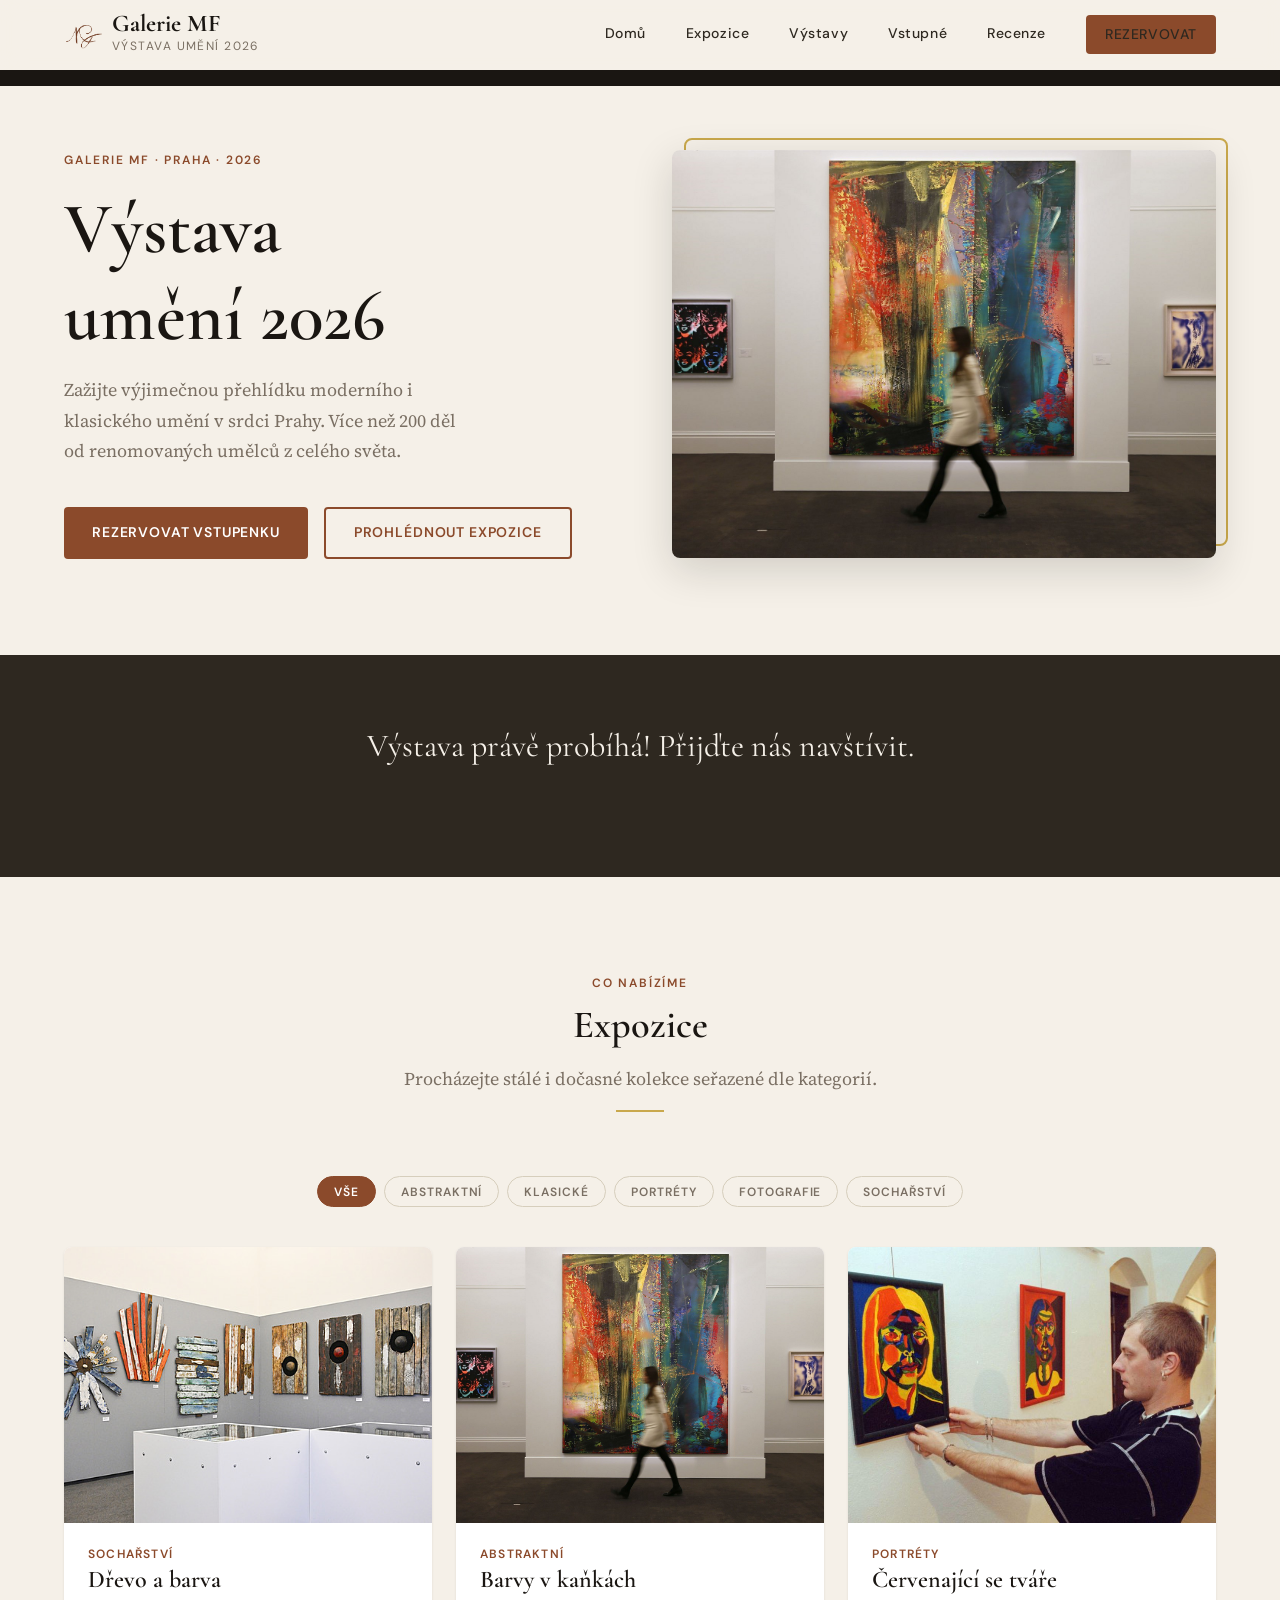
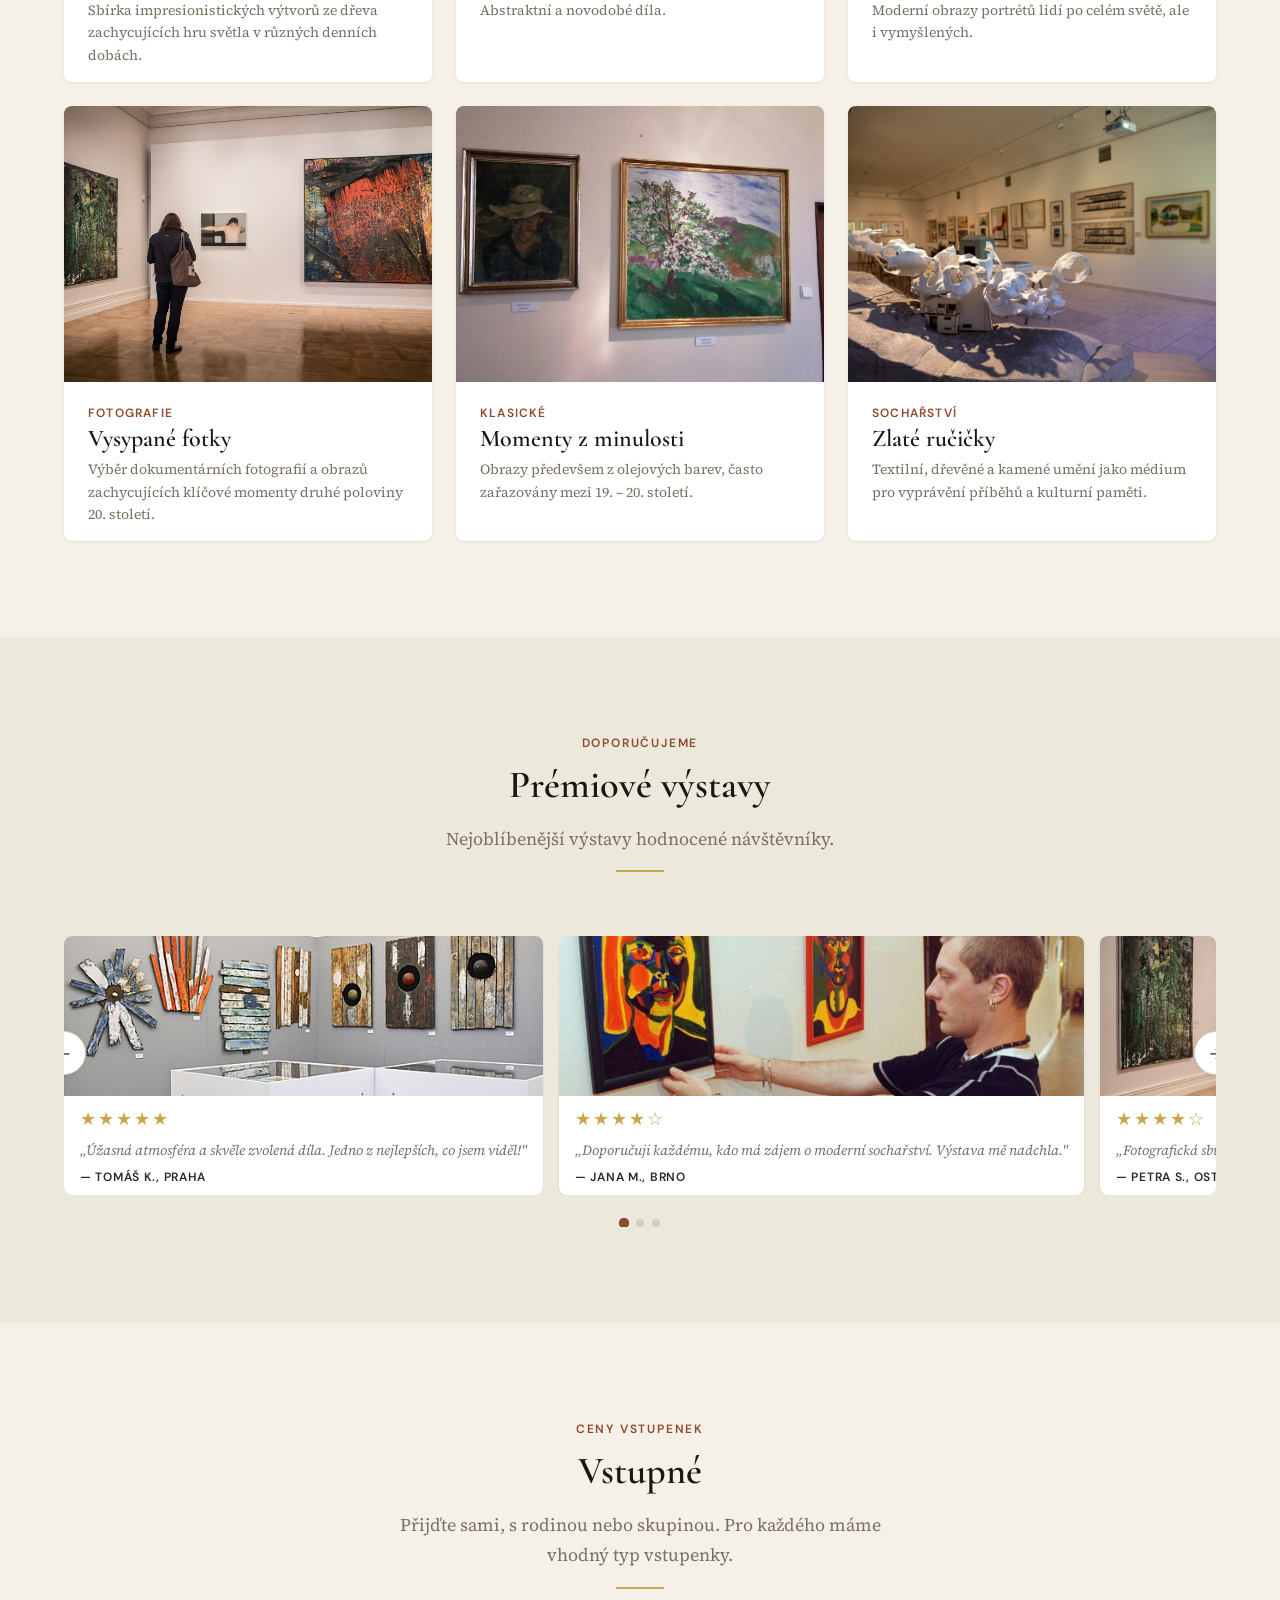
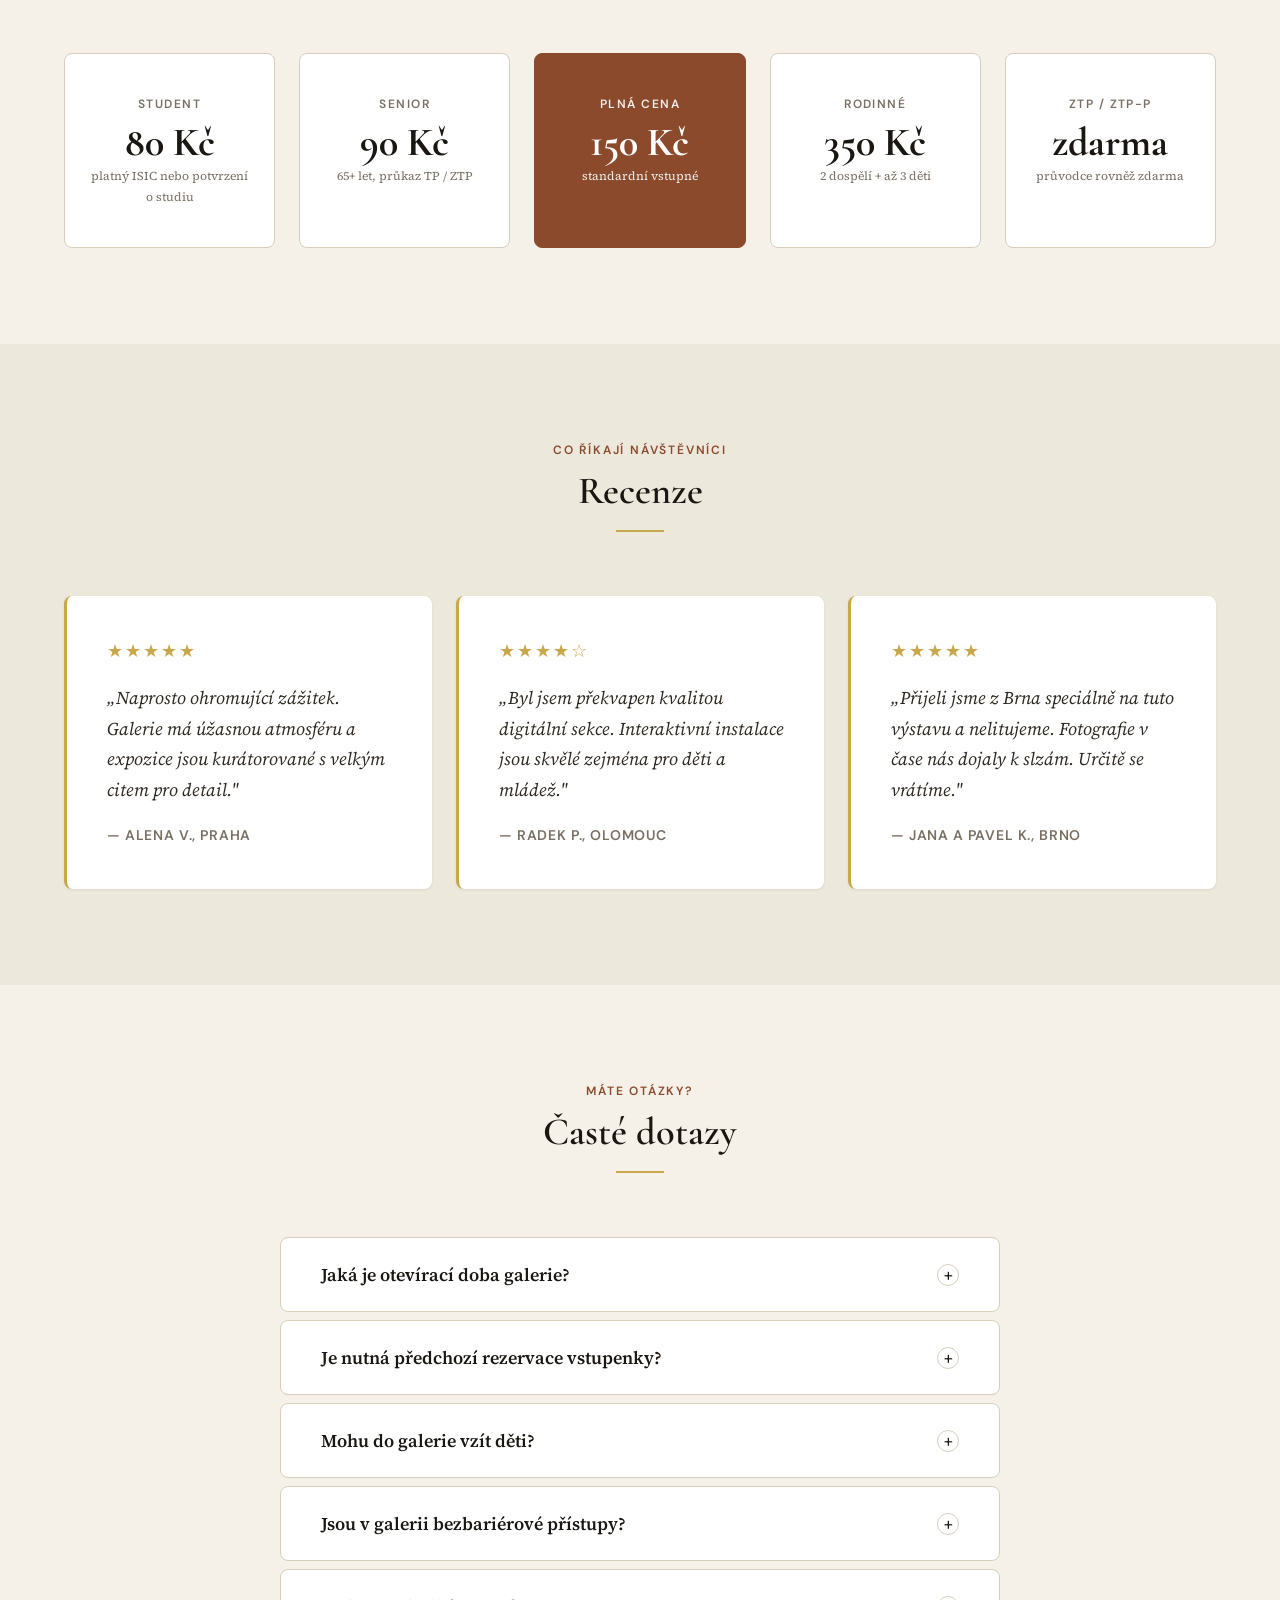
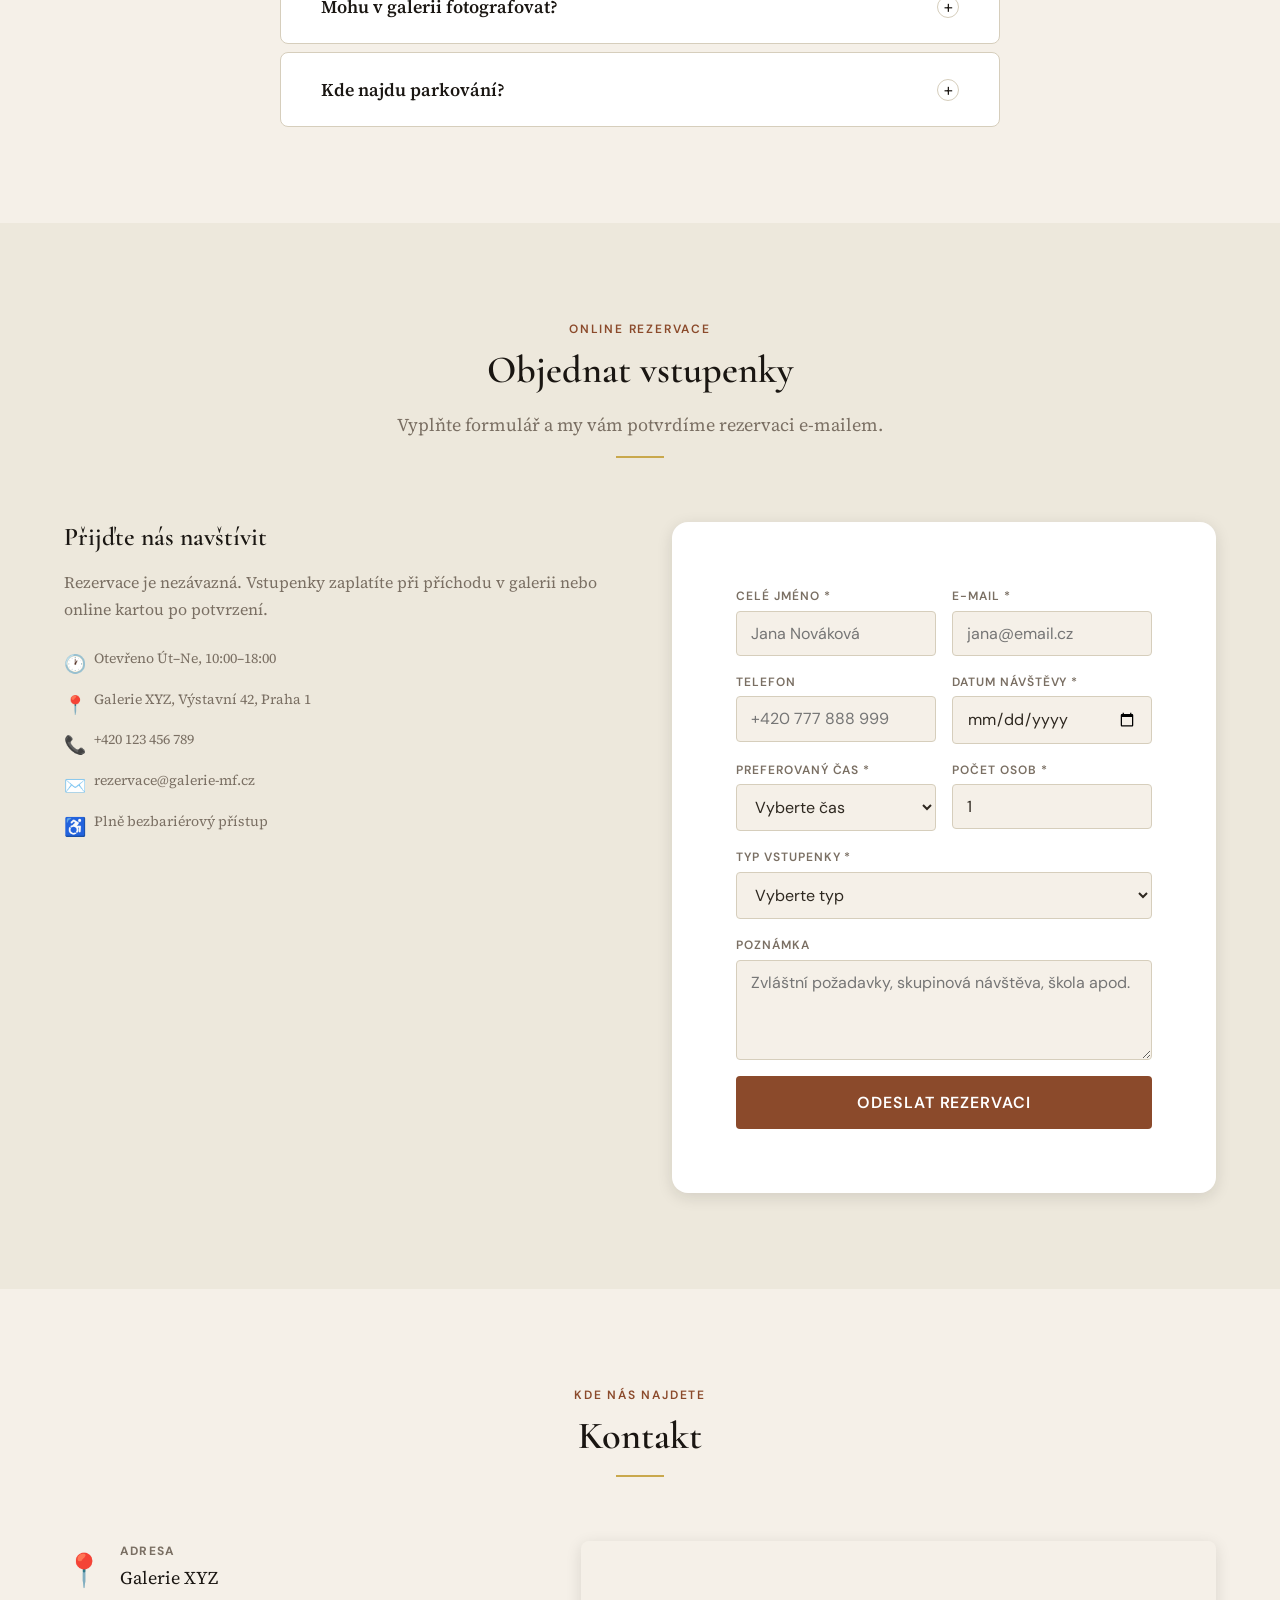
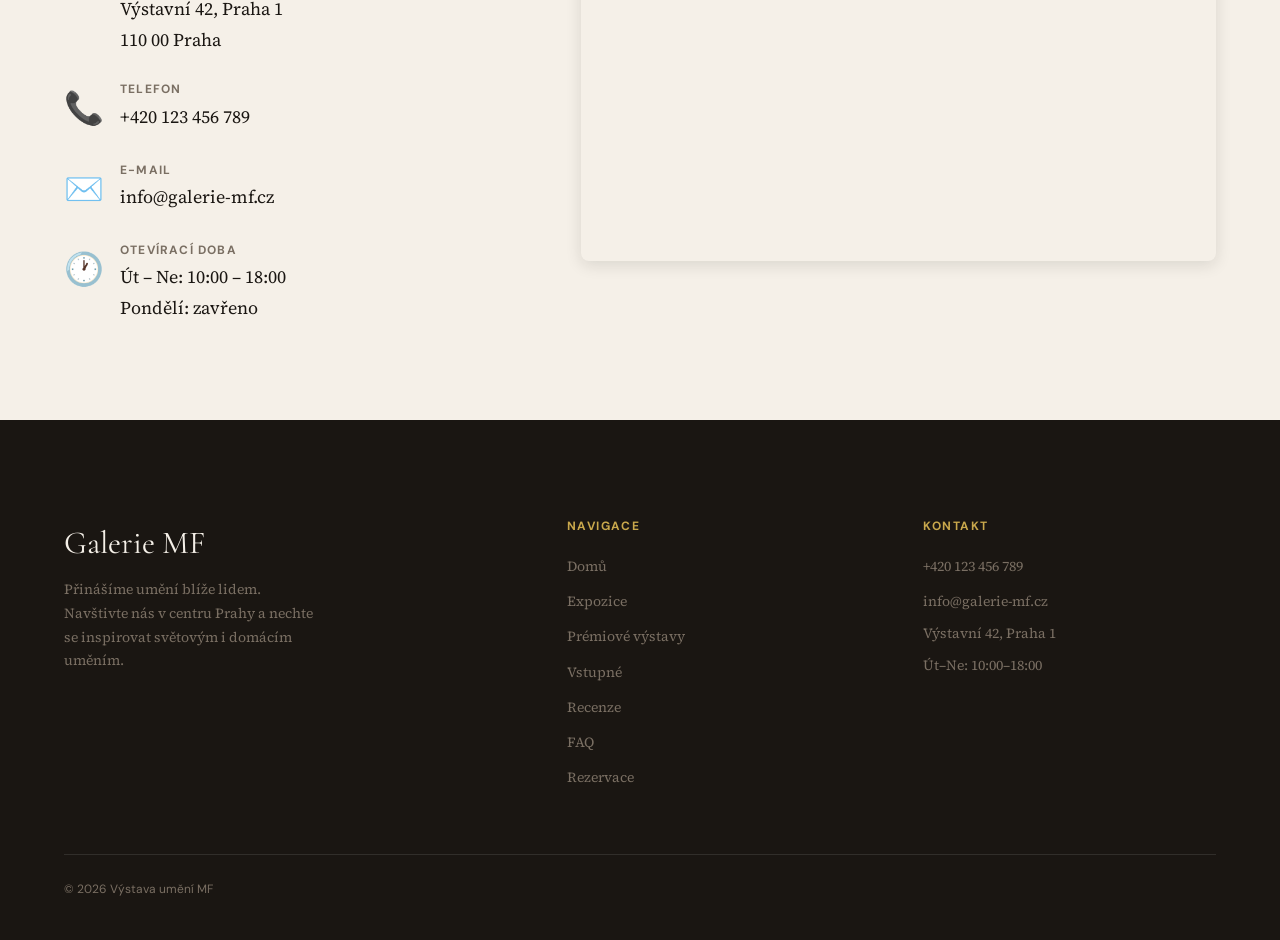
<file: index.html>
<!DOCTYPE html>
<html lang="cs">
<head>
    <meta charset="UTF-8">
    <meta name="viewport" content="width=device-width, initial-scale=1.0">
    <meta name="description" content="Výstava umění MF 2026 – přehled expozic, prémiové výstavy, rezervace vstupenek a kontaktní informace.">
    <title>Výstava umění MF | 2026</title>

    
    <link rel="preconnect" href="https://fonts.googleapis.com">
    <link rel="preconnect" href="https://fonts.gstatic.com" crossorigin>
    <link href="https://fonts.googleapis.com/css2?family=Cormorant+Garamond:ital,wght@0,400;0,600;0,700;1,400&family=DM+Sans:wght@400;500;600&family=Source+Serif+4:ital,wght@0,300;0,400;1,300&display=swap" rel="stylesheet">

    
    <link rel="stylesheet" href="css/global.css">
    
    <link rel="stylesheet" href="css/style.css">

    
    <link rel="icon" type="image/png" href="img/logo.png">
</head>
<body>

    
    <div class="banner" role="note" aria-label="Aktualita"></div>

  
    <header class="nav" role="banner">
        <div class="container nav__inner">

            
            <a href="#uvod" class="nav__logo" aria-label="Výstava umění MF – domů">
                <img
                    src="img/logo.png"
                    alt="Logo Výstavy umění MF"
                    class="nav__logo-img"
                    width="40"
                    height="40"
                >
                <div>
                    <div class="nav__logo-text">Galerie MF</div>
                    <div class="nav__logo-sub">Výstava umění 2026</div>
                </div>
            </a>

            
            <nav class="nav__menu" aria-label="Hlavní navigace">
                <a href="#uvod"     class="nav__link">Domů</a>
                <a href="#expozice" class="nav__link">Expozice</a>
                <a href="#vystava"  class="nav__link">Výstavy</a>
                <a href="#vstupne"  class="nav__link">Vstupné</a>
                <a href="#recenze"  class="nav__link">Recenze</a>
                <a href="#rezervace" class="nav__link btn btn--primary" style="padding:0.5rem 1.2rem">Rezervovat</a>
            </nav>

            
            <button class="nav__hamburger" aria-label="Otevřít menu" aria-expanded="false">
                <span></span>
                <span></span>
                <span></span>
            </button>
        </div>
    </header>

    
    <nav class="nav__mobile" aria-label="Mobilní navigace">
        <a href="#uvod"      class="nav__mobile-link">Domů</a>
        <a href="#expozice"  class="nav__mobile-link">Expozice</a>
        <a href="#vystava"   class="nav__mobile-link">Prémiové výstavy</a>
        <a href="#vstupne"   class="nav__mobile-link">Vstupné</a>
        <a href="#recenze"   class="nav__mobile-link">Recenze</a>
        <a href="#faq"       class="nav__mobile-link">FAQ</a>
        <a href="#rezervace" class="nav__mobile-link">Rezervace</a>
        <a href="#kontakt"   class="nav__mobile-link">Kontakt</a>
    </nav>

    
    <index id="hlavni-obsah">

        
        <section id="uvod" class="hero section">
            <div class="container hero__inner">

                
                <div class="hero__content">
                    <p class="hero__label">Galerie MF · Praha · 2026</p>
                    <h1 class="hero__title">Výstava<br>umění 2026</h1>
                    <p class="hero__desc">
                        Zažijte výjimečnou přehlídku moderního i klasického umění
                        v srdci Prahy. Více než 200 děl od renomovaných umělců z celého světa.
                    </p>
                    <div class="hero__actions">
                        <a href="#rezervace" class="btn btn--primary">Rezervovat vstupenku</a>
                        <a href="#expozice"  class="btn btn--outline">Prohlédnout expozice</a>
                    </div>
                </div>

                
                <div class="hero__image-wrap">
                    <img
                        src="img/prvni.jpg"
                        alt="Interiér Galerie MF s moderními uměleckými díly"
                        class="hero__image"
                        width="600"
                        height="450"
                        fetchpriority="high"
                    >
                </div>

            </div>
        </section>

        
        <section class="countdown" aria-label="Odpočet do zahájení výstavy">
            <div class="container" id="countdown" data-datum="2026-07-20T10:00:00">
                <p class="countdown__label">Zahájení nové výstavy za</p>
                <h2 class="countdown__title">Výstava umění MF 2026</h2>
                <div class="countdown__units">
                    <div class="countdown__unit">
                        <span class="countdown__number" id="cd-dny">00</span>
                        <span class="countdown__unit-label">dní</span>
                    </div>
                    <div class="countdown__unit">
                        <span class="countdown__number" id="cd-hodiny">00</span>
                        <span class="countdown__unit-label">hodin</span>
                    </div>
                    <div class="countdown__unit">
                        <span class="countdown__number" id="cd-minuty">00</span>
                        <span class="countdown__unit-label">minut</span>
                    </div>
                    <div class="countdown__unit">
                        <span class="countdown__number" id="cd-sekundy">00</span>
                        <span class="countdown__unit-label">sekund</span>
                    </div>
                </div>
            </div>
        </section>

        
        <section id="expozice" class="section">
            <div class="container">

                <div class="section__header reveal">
                    <p class="section__label">Co nabízíme</p>
                    <h2 class="section__title">Expozice</h2>
                    <p class="section__subtitle">Procházejte stálé i dočasné kolekce seřazené dle kategorií.</p>
                    <div class="section__divider"></div>
                </div>

                
                <div class="expozice__filtry" role="group" aria-label="Filtr expozic podle kategorie">
                    <button class="expozice__filtr-btn active" data-kategorie="vse">Vše</button>
                    <button class="expozice__filtr-btn" data-kategorie="Abstraktní">Abstraktní</button>
                    <button class="expozice__filtr-btn" data-kategorie="Klasické">Klasické</button>
                    <button class="expozice__filtr-btn" data-kategorie="Portréty">Portréty</button>
                    <button class="expozice__filtr-btn" data-kategorie="Fotografie">Fotografie</button>
                    <button class="expozice__filtr-btn" data-kategorie="Sochařství">Sochařství</button>
                </div>

                
                <div class="expozice__grid" id="expozice-grid" aria-live="polite">
                    
                    <p style="grid-column:1/-1;text-align:center;color:var(--clr-text-muted);font-style:italic;">
                        Načítám expozice…
                    </p>
                </div>

            </div>
        </section>

        
        <section id="vystava" class="section section--alt">
            <div class="container">

                <div class="section__header reveal">
                    <p class="section__label">Doporučujeme</p>
                    <h2 class="section__title">Prémiové výstavy</h2>
                    <p class="section__subtitle">Nejoblíbenější výstavy hodnocené návštěvníky.</p>
                    <div class="section__divider"></div>
                </div>

                
                <div class="carousel" data-carousel aria-label="Prémiové výstavy">
                    <button class="carousel__btn carousel__btn--prev" aria-label="Předchozí">&#8592;</button>

                    <div class="carousel__track-wrap">
                        <div class="carousel__track">

                            
                            <article class="carousel__slide">
                                <img
                                    src="img/druhy.jpg"
                                    alt="Prémiová výstava: Impresionismus – Světlo a barva"
                                    class="carousel__slide-img"
                                    loading="lazy"
                                    width="400"
                                    height="270"
                                >
                                <div class="carousel__slide-body">
                                    <div class="carousel__slide-stars" aria-label="Hodnocení 5 z 5">★★★★★</div>
                                    <p class="carousel__slide-recenze">„Úžasná atmosféra a skvěle zvolená díla. Jedno z nejlepších, co jsem viděl!"</p>
                                    <span class="carousel__slide-autor">— Tomáš K., Praha</span>
                                </div>
                            </article>

                            
                            <article class="carousel__slide">
                                <img
                                    src="img/treti.jpg"
                                    alt="Prémiová výstava: Sochařství 20. století"
                                    class="carousel__slide-img"
                                    loading="lazy"
                                    width="400"
                                    height="270"
                                >
                                <div class="carousel__slide-body">
                                    <div class="carousel__slide-stars" aria-label="Hodnocení 4 z 5">★★★★☆</div>
                                    <p class="carousel__slide-recenze">„Doporučuji každému, kdo má zájem o moderní sochařství. Výstava mě nadchla."</p>
                                    <span class="carousel__slide-autor">— Jana M., Brno</span>
                                </div>
                            </article>

                            
                            <article class="carousel__slide">
                                <img
                                    src="img/ctvrty.jpg"
                                    alt="Prémiová výstava: Fotografie v čase"
                                    class="carousel__slide-img"
                                    loading="lazy"
                                    width="400"
                                    height="270"
                                >
                                <div class="carousel__slide-body">
                                    <div class="carousel__slide-stars" aria-label="Hodnocení 4 z 5">★★★★☆</div>
                                    <p class="carousel__slide-recenze">„Fotografická sbírka je opravdu výjimečná, každý snímek vypráví svůj příběh."</p>
                                    <span class="carousel__slide-autor">— Petra S., Ostrava</span>
                                </div>
                            </article>

                            
                            <article class="carousel__slide">
                                <img
                                    src="img/paty.jpg"
                                    alt="Prémiová výstava: Digitální umění budoucnosti"
                                    class="carousel__slide-img"
                                    loading="lazy"
                                    width="400"
                                    height="270"
                                >
                                <div class="carousel__slide-body">
                                    <div class="carousel__slide-stars" aria-label="Hodnocení 5 z 5">★★★★★</div>
                                    <p class="carousel__slide-recenze">„Interaktivní instalace jsou naprosto fascinující. Přijdeme znovu!"</p>
                                    <span class="carousel__slide-autor">— Martin a Eva, Plzeň</span>
                                </div>
                            </article>

                            
                            <article class="carousel__slide">
                                <img
                                    src="img/sesty.jpg"
                                    alt="Prémiová výstava: Textilní umění – Vlákna příběhů"
                                    class="carousel__slide-img"
                                    loading="lazy"
                                    width="400"
                                    height="270"
                                >
                                <div class="carousel__slide-body">
                                    <div class="carousel__slide-stars" aria-label="Hodnocení 5 z 5">★★★★★</div>
                                    <p class="carousel__slide-recenze">„Nečekala jsem, že textilní umění může být tak působivé. Skvěle kurátorovaná výstava."</p>
                                    <span class="carousel__slide-autor">— Lucie H., Liberec</span>
                                </div>
                            </article>

                        </div>
                    </div>

                    <button class="carousel__btn carousel__btn--next" aria-label="Další">&#8594;</button>

                    
                    <div class="carousel__dots" role="tablist" aria-label="Výběr slajdu"></div>
                </div>

            </div>
        </section>

        
        <section id="vstupne" class="section">
            <div class="container">

                <div class="section__header reveal">
                    <p class="section__label">Ceny vstupenek</p>
                    <h2 class="section__title">Vstupné</h2>
                    <p class="section__subtitle">Přijďte sami, s rodinou nebo skupinou. Pro každého máme vhodný typ vstupenky.</p>
                    <div class="section__divider"></div>
                </div>

                <div class="vstupne__grid">
                    <div class="vstupne__karta reveal">
                        <p class="vstupne__typ">Student</p>
                        <p class="vstupne__cena">80 Kč</p>
                        <p class="vstupne__info">platný ISIC nebo potvrzení o studiu</p>
                    </div>
                    <div class="vstupne__karta reveal">
                        <p class="vstupne__typ">Senior</p>
                        <p class="vstupne__cena">90 Kč</p>
                        <p class="vstupne__info">65+ let, průkaz TP / ZTP</p>
                    </div>
                    <div class="vstupne__karta vstupne__karta--highlighted reveal">
                        <p class="vstupne__typ">Plná cena</p>
                        <p class="vstupne__cena">150 Kč</p>
                        <p class="vstupne__info">standardní vstupné</p>
                    </div>
                    <div class="vstupne__karta reveal">
                        <p class="vstupne__typ">Rodinné</p>
                        <p class="vstupne__cena">350 Kč</p>
                        <p class="vstupne__info">2 dospělí + až 3 děti</p>
                    </div>
                    <div class="vstupne__karta reveal">
                        <p class="vstupne__typ">ZTP / ZTP-P</p>
                        <p class="vstupne__cena">zdarma</p>
                        <p class="vstupne__info">průvodce rovněž zdarma</p>
                    </div>
                </div>

            </div>
        </section>

        
        <section id="recenze" class="section section--alt">
            <div class="container">

                <div class="section__header reveal">
                    <p class="section__label">Co říkají návštěvníci</p>
                    <h2 class="section__title">Recenze</h2>
                    <div class="section__divider"></div>
                </div>

                <div class="recenze__grid">
                    <div class="recenze__karta reveal">
                        <div class="recenze__hvezdy" aria-label="5 hvězd">★★★★★</div>
                        <p class="recenze__text">„Naprosto ohromující zážitek. Galerie má úžasnou atmosféru a expozice jsou kurátorované s velkým citem pro detail."</p>
                        <span class="recenze__autor">— Alena V., Praha</span>
                    </div>
                    <div class="recenze__karta reveal">
                        <div class="recenze__hvezdy" aria-label="4 hvězdy">★★★★☆</div>
                        <p class="recenze__text">„Byl jsem překvapen kvalitou digitální sekce. Interaktivní instalace jsou skvělé zejména pro děti a mládež."</p>
                        <span class="recenze__autor">— Radek P., Olomouc</span>
                    </div>
                    <div class="recenze__karta reveal">
                        <div class="recenze__hvezdy" aria-label="5 hvězd">★★★★★</div>
                        <p class="recenze__text">„Přijeli jsme z Brna speciálně na tuto výstavu a nelitujeme. Fotografie v čase nás dojaly k slzám. Určitě se vrátíme."</p>
                        <span class="recenze__autor">— Jana a Pavel K., Brno</span>
                    </div>
                </div>

            </div>
        </section>

        
        <section id="faq" class="section">
            <div class="container">

                <div class="section__header reveal">
                    <p class="section__label">Máte otázky?</p>
                    <h2 class="section__title">Časté dotazy</h2>
                    <div class="section__divider"></div>
                </div>

                <ul class="faq__list" role="list">

                    <li class="faq__item reveal">
                        <button class="faq__question" aria-expanded="false">
                            Jaká je otevírací doba galerie?
                            <span class="faq__icon" aria-hidden="true">+</span>
                        </button>
                        <div class="faq__answer" role="region">
                            <p class="faq__answer-inner">
                                Galerie je otevřena úterý až neděle od 10:00 do 18:00 hodin.
                                V pondělí je galerie uzavřena. Poslední vstup je 30 minut před zavírací dobou.
                                O státních svátcích může být provoz upraven – aktuální informace sledujte na našich webových stránkách.
                            </p>
                        </div>
                    </li>

                    <li class="faq__item reveal">
                        <button class="faq__question" aria-expanded="false">
                            Je nutná předchozí rezervace vstupenky?
                            <span class="faq__icon" aria-hidden="true">+</span>
                        </button>
                        <div class="faq__answer" role="region">
                            <p class="faq__answer-inner">
                                Rezervace není povinná, ale důrazně ji doporučujeme, zejména o víkendech
                                a při speciálních výstavách. Online rezervace vám zaručí vstup v preferovaný čas
                                a předejdete frontám u pokladny.
                            </p>
                        </div>
                    </li>

                    <li class="faq__item reveal">
                        <button class="faq__question" aria-expanded="false">
                            Mohu do galerie vzít děti?
                            <span class="faq__icon" aria-hidden="true">+</span>
                        </button>
                        <div class="faq__answer" role="region">
                            <p class="faq__answer-inner">
                                Samozřejmě! Děti do 6 let mají vstup zdarma. Pro školy a organizované skupiny
                                dětí nabízíme speciální vzdělávací programy a komentované prohlídky.
                                Kontaktujte nás pro více informací o skupinových návštěvách.
                            </p>
                        </div>
                    </li>

                    <li class="faq__item reveal">
                        <button class="faq__question" aria-expanded="false">
                            Jsou v galerii bezbariérové přístupy?
                            <span class="faq__icon" aria-hidden="true">+</span>
                        </button>
                        <div class="faq__answer" role="region">
                            <p class="faq__answer-inner">
                                Ano, celá galerie je bezbariérově přístupná. Jsou k dispozici výtahy, rampy
                                a vyhrazená parkovací místa pro vozíčkáře. Návštěvníci s průkazem ZTP nebo ZTP-P
                                mají vstup i pro průvodce zdarma.
                            </p>
                        </div>
                    </li>

                    <li class="faq__item reveal">
                        <button class="faq__question" aria-expanded="false">
                            Mohu v galerii fotografovat?
                            <span class="faq__icon" aria-hidden="true">+</span>
                        </button>
                        <div class="faq__answer" role="region">
                            <p class="faq__answer-inner">
                                Fotografování pro osobní účely je povoleno ve většině expozic. Výjimkou jsou
                                některá zapůjčená díla, kde to zakazují autorská práva – tato místa jsou zřetelně
                                označena. Komerční fotografování a použití blesku je zakázáno.
                            </p>
                        </div>
                    </li>

                    <li class="faq__item reveal">
                        <button class="faq__question" aria-expanded="false">
                            Kde najdu parkování?
                            <span class="faq__icon" aria-hidden="true">+</span>
                        </button>
                        <div class="faq__answer" role="region">
                            <p class="faq__answer-inner">
                                V bezprostřední blízkosti galerie se nachází placené parkoviště s kapacitou
                                50 míst. Doporučujeme příjezd MHD – nejbližší zastávka metra je vzdálena
                                5 minut pěšky. Galerie je také dostupná tramvajovými linkami č. 5 a 17.
                            </p>
                        </div>
                    </li>

                </ul>
            </div>
        </section>

        
        <section id="rezervace" class="section section--alt">
            <div class="container">

                <div class="section__header reveal">
                    <p class="section__label">Online rezervace</p>
                    <h2 class="section__title">Objednat vstupenky</h2>
                    <p class="section__subtitle">Vyplňte formulář a my vám potvrdíme rezervaci e-mailem.</p>
                    <div class="section__divider"></div>
                </div>

                <div class="rezervace__inner">

                    
                    <div class="rezervace__info reveal">
                        <h3>Přijďte nás navštívit</h3>
                        <p>Rezervace je nezávazná. Vstupenky zaplatíte při příchodu v galerii nebo online kartou po potvrzení.</p>
                        <ul class="rezervace__info-list">
                            <li class="rezervace__info-item">
                                <span class="rezervace__info-icon" aria-hidden="true">🕐</span>
                                <span>Otevřeno Út–Ne, 10:00–18:00</span>
                            </li>
                            <li class="rezervace__info-item">
                                <span class="rezervace__info-icon" aria-hidden="true">📍</span>
                                <span>Galerie XYZ, Výstavní 42, Praha 1</span>
                            </li>
                            <li class="rezervace__info-item">
                                <span class="rezervace__info-icon" aria-hidden="true">📞</span>
                                <span>+420 123 456 789</span>
                            </li>
                            <li class="rezervace__info-item">
                                <span class="rezervace__info-icon" aria-hidden="true">✉️</span>
                                <span>rezervace@galerie-mf.cz</span>
                            </li>
                            <li class="rezervace__info-item">
                                <span class="rezervace__info-icon" aria-hidden="true">♿</span>
                                <span>Plně bezbariérový přístup</span>
                            </li>
                        </ul>
                    </div>

                    
                    <div class="reveal">
                        <form class="form" id="rezervace-form" novalidate>

                            <div class="form__grid">

                                
                                <div class="form__field">
                                    <label class="form__label" for="jmeno">Celé jméno *</label>
                                    <input
                                        class="form__input"
                                        type="text"
                                        id="jmeno"
                                        name="jmeno"
                                        placeholder="Jana Nováková"
                                        required
                                        autocomplete="name"
                                    >
                                </div>

                            
                                <div class="form__field">
                                    <label class="form__label" for="email">E-mail *</label>
                                    <input
                                        class="form__input"
                                        type="email"
                                        id="email"
                                        name="email"
                                        placeholder="jana@email.cz"
                                        required
                                        autocomplete="email"
                                    >
                                </div>

                                
                                <div class="form__field">
                                    <label class="form__label" for="telefon">Telefon</label>
                                    <input
                                        class="form__input"
                                        type="tel"
                                        id="telefon"
                                        name="telefon"
                                        placeholder="+420 777 888 999"
                                        autocomplete="tel"
                                    >
                                </div>

                                
                                <div class="form__field">
                                    <label class="form__label" for="datum">Datum návštěvy *</label>
                                    <input
                                        class="form__input"
                                        type="date"
                                        id="datum"
                                        name="datum"
                                        required
                                        min=""
                                    >
                                </div>

                                
                                <div class="form__field">
                                    <label class="form__label" for="cas">Preferovaný čas *</label>
                                    <select class="form__select" id="cas" name="cas" required>
                                        <option value="" disabled selected>Vyberte čas</option>
                                        <option value="10:00">10:00 – 11:00</option>
                                        <option value="11:00">11:00 – 12:00</option>
                                        <option value="12:00">12:00 – 13:00</option>
                                        <option value="13:00">13:00 – 14:00</option>
                                        <option value="14:00">14:00 – 15:00</option>
                                        <option value="15:00">15:00 – 16:00</option>
                                        <option value="16:00">16:00 – 17:00</option>
                                    </select>
                                </div>

                                
                                <div class="form__field">
                                    <label class="form__label" for="osoby">Počet osob *</label>
                                    <input
                                        class="form__input"
                                        type="number"
                                        id="osoby"
                                        name="osoby"
                                        min="1"
                                        max="50"
                                        value="1"
                                        required
                                    >
                                </div>

                                
                                <div class="form__field form__field--full">
                                    <label class="form__label" for="vstupenka">Typ vstupenky *</label>
                                    <select class="form__select" id="vstupenka" name="vstupenka" required>
                                        <option value="" disabled selected>Vyberte typ</option>
                                        <option value="plna">Plná cena – 150 Kč</option>
                                        <option value="student">Student (ISIC) – 80 Kč</option>
                                        <option value="senior">Senior (65+) – 90 Kč</option>
                                        <option value="rodinne">Rodinné (2+3) – 350 Kč</option>
                                        <option value="ztp">ZTP / ZTP-P – zdarma</option>
                                    </select>
                                </div>

                                
                                <div class="form__field form__field--full">
                                    <label class="form__label" for="poznamka">Poznámka</label>
                                    <textarea
                                        class="form__textarea"
                                        id="poznamka"
                                        name="poznamka"
                                        placeholder="Zvláštní požadavky, skupinová návštěva, škola apod."
                                        rows="3"
                                    ></textarea>
                                </div>

                            </div>

                            <button type="submit" class="btn btn--primary form__submit">
                                Odeslat rezervaci
                            </button>

                            
                            <div class="form__message" id="form-zprava" role="alert" aria-live="polite"></div>

                        </form>
                    </div>

                </div>
            </div>
        </section>

        
        <section id="kontakt" class="section">
            <div class="container">

                <div class="section__header reveal">
                    <p class="section__label">Kde nás najdete</p>
                    <h2 class="section__title">Kontakt</h2>
                    <div class="section__divider"></div>
                </div>

                <div class="kontakt__inner">

                    
                    <div class="kontakt__info reveal">
                        <div class="kontakt__radek">
                            <span class="kontakt__ikona" aria-hidden="true">📍</span>
                            <div class="kontakt__detail">
                                <strong>Adresa</strong>
                                <p>Galerie XYZ<br>Výstavní 42, Praha 1<br>110 00 Praha</p>
                            </div>
                        </div>
                        <div class="kontakt__radek">
                            <span class="kontakt__ikona" aria-hidden="true">📞</span>
                            <div class="kontakt__detail">
                                <strong>Telefon</strong>
                                <p><a href="tel:+420123456789">+420 123 456 789</a></p>
                            </div>
                        </div>
                        <div class="kontakt__radek">
                            <span class="kontakt__ikona" aria-hidden="true">✉️</span>
                            <div class="kontakt__detail">
                                <strong>E-mail</strong>
                                <p><a href="mailto:info@galerie-mf.cz">info@galerie-mf.cz</a></p>
                            </div>
                        </div>
                        <div class="kontakt__radek">
                            <span class="kontakt__ikona" aria-hidden="true">🕐</span>
                            <div class="kontakt__detail">
                                <strong>Otevírací doba</strong>
                                <p>Út – Ne: 10:00 – 18:00<br>Pondělí: zavřeno</p>
                            </div>
                        </div>
                    </div>

                    
                    <div class="kontakt__mapa reveal">
                        <iframe
                            src="https://www.google.com/maps/embed?pb=!1m18!1m12!1m3!1d2559.8!2d14.4213!3d50.0880!2m3!1f0!2f0!3f0!3m2!1i1024!2i768!4f13.1!3m3!1m2!1s0x0%3A0x0!2zNTDCsDA1JzE2LjgiTiAxNMKwMjUnMTYuNyJF!5e0!3m2!1scs!2scz!4v1"
                            allowfullscreen=""
                            loading="lazy"
                            title="Poloha Galerie MF na mapě"
                            referrerpolicy="no-referrer-when-downgrade"
                        ></iframe>
                    </div>

                </div>
            </div>
        </section>

    </index>

    
    <footer class="footer">
        <div class="container">
            <div class="footer__inner">

                
                <div>
                    <p class="footer__brand-name">Galerie MF</p>
                    <p class="footer__brand-desc">
                        Přinášíme umění blíže lidem. Navštivte nás v centru Prahy
                        a nechte se inspirovat světovým i domácím uměním.
                    </p>
                </div>

                
                <div>
                    <p class="footer__heading">Navigace</p>
                    <ul class="footer__links">
                        <li><a href="#uvod"      class="footer__link">Domů</a></li>
                        <li><a href="#expozice"  class="footer__link">Expozice</a></li>
                        <li><a href="#vystava"   class="footer__link">Prémiové výstavy</a></li>
                        <li><a href="#vstupne"   class="footer__link">Vstupné</a></li>
                        <li><a href="#recenze"   class="footer__link">Recenze</a></li>
                        <li><a href="#faq"       class="footer__link">FAQ</a></li>
                        <li><a href="#rezervace" class="footer__link">Rezervace</a></li>
                    </ul>
                </div>

                
                <div>
                    <p class="footer__heading">Kontakt</p>
                    <ul class="footer__links">
                        <li><a href="tel:+420123456789"        class="footer__link">+420 123 456 789</a></li>
                        <li><a href="mailto:info@galerie-mf.cz" class="footer__link">info@galerie-mf.cz</a></li>
                        <li class="footer__link" style="cursor:default">Výstavní 42, Praha 1</li>
                        <li class="footer__link" style="cursor:default">Út–Ne: 10:00–18:00</li>
                    </ul>
                </div>

            </div>

            <div class="footer__bottom">
                <p class="footer__copy">© 2026 Výstava umění MF</p>
            </div>
        </div>
    </footer>

    
    <script src="js/index.js"></script>

    
    <script>
        
        const datumInput = document.getElementById('datum');
        if (datumInput) {
            datumInput.min = new Date().toISOString().split('T')[0];
        }
    </script>

</body>
</html>
</file>
<file: css/global.css>
:root {

    --clr-bg:         #F5F0E8;   
    --clr-bg-alt:     #EDE8DC;   
    --clr-surface:    #FFFFFF;
    --clr-dark:       #1A1612;   
    --clr-dark-soft:  #2E2820;
    --clr-accent:     #8B4A2B;   
    --clr-accent-hover: #6E3820;
    --clr-gold:       #C9A84C;   
    --clr-text:       #2E2820;
    --clr-text-muted: #7A6F63;
    --clr-border:     #D6CEBC;


    --font-display:   'Cormorant Garamond', Georgia, serif;
    --font-body:      'Source Serif 4', 'Georgia', serif;
    --font-ui:        'DM Sans', sans-serif;

   
    --fs-xs:    0.75rem;   
    --fs-sm:    0.875rem;   
    --fs-base:  1rem;       
    --fs-md:    1.125rem;   
    --fs-lg:    1.5rem;     
    --fs-xl:    2rem;       
    --fs-2xl:   2.75rem;    
    --fs-3xl:   clamp(2.5rem, 6vw, 4.5rem);

    
    --sp-xs:    0.25rem;
    --sp-sm:    0.5rem;
    --sp-md:    1rem;
    --sp-lg:    1.5rem;
    --sp-xl:    2.5rem;
    --sp-2xl:   4rem;
    --sp-3xl:   6rem;

    
    --max-width: 1200px;
    --nav-height: 70px;

    
    --shadow-sm:  0 1px 3px rgba(26,22,18,.08);
    --shadow-md:  0 4px 16px rgba(26,22,18,.12);
    --shadow-lg:  0 12px 40px rgba(26,22,18,.16);

    
    --transition: 0.25s ease;
    --transition-slow: 0.45s cubic-bezier(.4,0,.2,1);

    
    --radius-sm: 4px;
    --radius-md: 8px;
    --radius-lg: 16px;
}


*, *::before, *::after {
    box-sizing: border-box;
    margin: 0;
    padding: 0;
}

html {
    scroll-behavior: smooth;
    font-size: 16px;
}

body {
    font-family: var(--font-body);
    font-size: var(--fs-base);
    color: var(--clr-text);
    background-color: var(--clr-bg);
    line-height: 1.7;
    -webkit-font-smoothing: antialiased;
}

img {
    max-width: 100%;
    height: auto;
    display: block;
}

a {
    color: inherit;
    text-decoration: none;
}

ul, ol {
    list-style: none;
}

button {
    cursor: pointer;
    border: none;
    background: none;
    font-family: inherit;
}

input, select, textarea {
    font-family: var(--font-ui);
}


h1, h2, h3, h4, h5, h6 {
    font-family: var(--font-display);
    font-weight: 600;
    line-height: 1.2;
    color: var(--clr-dark);
}

h1 { font-size: clamp(2.2rem, 5vw, 3.5rem); }
h2 { font-size: clamp(1.6rem, 3.5vw, 2.4rem); }
h3 { font-size: clamp(1.2rem, 2.5vw, 1.6rem); }

p {
    font-size: var(--fs-base);
    color: var(--clr-text);
}


.container {
    width: 100%;
    max-width: var(--max-width);
    margin-inline: auto;
    padding-inline: var(--sp-lg);
}

.section {
    padding-block: var(--sp-3xl);
}

.section--alt {
    background-color: var(--clr-bg-alt);
}

.section__header {
    text-align: center;
    margin-bottom: var(--sp-2xl);
}

.section__label {
    font-family: var(--font-ui);
    font-size: var(--fs-xs);
    font-weight: 600;
    letter-spacing: 0.15em;
    text-transform: uppercase;
    color: var(--clr-accent);
    margin-bottom: var(--sp-sm);
}

.section__title {
    margin-bottom: var(--sp-md);
}

.section__subtitle {
    font-size: var(--fs-md);
    color: var(--clr-text-muted);
    max-width: 55ch;
    margin-inline: auto;
}


.section__divider {
    width: 48px;
    height: 2px;
    background: var(--clr-gold);
    margin: var(--sp-md) auto 0;
}


.btn {
    display: inline-flex;
    align-items: center;
    gap: var(--sp-sm);
    padding: 0.75rem 1.75rem;
    font-family: var(--font-ui);
    font-size: var(--fs-sm);
    font-weight: 600;
    letter-spacing: 0.06em;
    text-transform: uppercase;
    border-radius: var(--radius-sm);
    transition: background var(--transition), transform var(--transition), box-shadow var(--transition);
}

.btn--primary {
    background: var(--clr-accent);
    color: #fff;
}

.btn--primary:hover {
    background: var(--clr-accent-hover);
    transform: translateY(-1px);
    box-shadow: var(--shadow-md);
}

.btn--outline {
    border: 2px solid var(--clr-accent);
    color: var(--clr-accent);
}

.btn--outline:hover {
    background: var(--clr-accent);
    color: #fff;
}

.btn--gold {
    background: var(--clr-gold);
    color: var(--clr-dark);
}

.btn--gold:hover {
    background: #b8973f;
    transform: translateY(-1px);
}


.sr-only {
    position: absolute;
    width: 1px;
    height: 1px;
    overflow: hidden;
    clip: rect(0 0 0 0);
    white-space: nowrap;
}


.reveal {
    opacity: 0;
    transform: translateY(28px);
    transition: opacity 0.6s ease, transform 0.6s ease;
}

.reveal.visible {
    opacity: 1;
    transform: none;
}


::-webkit-scrollbar {
    width: 6px;
}

::-webkit-scrollbar-track {
    background: var(--clr-bg);
}

::-webkit-scrollbar-thumb {
    background: var(--clr-border);
    border-radius: 3px;
}

::-webkit-scrollbar-thumb:hover {
    background: var(--clr-text-muted);
}
</file>
<file: css/style.css>
.nav {
    position: fixed;
    top: 0;
    left: 0;
    right: 0;
    z-index: 1000;
    height: var(--nav-height);
    background: rgba(245, 240, 232, 0.92);
    backdrop-filter: blur(12px);
    -webkit-backdrop-filter: blur(12px);
    border-bottom: 1px solid transparent;
    transition: border-color var(--transition), box-shadow var(--transition);
}

.nav.scrolled {
    border-color: var(--clr-border);
    box-shadow: var(--shadow-sm);
}

.nav__inner {
    height: 100%;
    display: flex;
    align-items: center;
    justify-content: space-between;
    gap: var(--sp-lg);
}

.nav__logo {
    display: flex;
    align-items: center;
    gap: var(--sp-sm);
    flex-shrink: 0;
    text-decoration: none;
}

.nav__logo-img {
    width: 40px;
    height: 40px;
    border-radius: var(--radius-sm);
    object-fit: cover;
}

.nav__logo-text {
    font-family: var(--font-display);
    font-size: var(--fs-lg);
    font-weight: 700;
    color: var(--clr-dark);
    line-height: 1;
}

.nav__logo-sub {
    font-family: var(--font-ui);
    font-size: var(--fs-xs);
    letter-spacing: 0.12em;
    text-transform: uppercase;
    color: var(--clr-text-muted);
}

.nav__menu {
    display: flex;
    align-items: center;
    gap: var(--sp-xl);
}

.nav__link {
    font-family: var(--font-ui);
    font-size: var(--fs-sm);
    font-weight: 500;
    letter-spacing: 0.04em;
    color: var(--clr-text);
    position: relative;
    padding-bottom: 2px;
    transition: color var(--transition);
}

.nav__link::after {
    content: '';
    position: absolute;
    bottom: 0;
    left: 0;
    width: 0;
    height: 1px;
    background: var(--clr-accent);
    transition: width var(--transition);
}

.nav__link:hover {
    color: var(--clr-accent);
}

.nav__link:hover::after {
    width: 100%;
}

.nav__hamburger {
    display: none;
    flex-direction: column;
    gap: 5px;
    padding: var(--sp-sm);
    cursor: pointer;
    background: none;
    border: none;
}

.nav__hamburger span {
    display: block;
    width: 24px;
    height: 2px;
    background: var(--clr-dark);
    border-radius: 2px;
    transition: transform var(--transition), opacity var(--transition);
}

.nav__hamburger.open span:nth-child(1) { transform: translateY(7px) rotate(45deg); }
.nav__hamburger.open span:nth-child(2) { opacity: 0; }
.nav__hamburger.open span:nth-child(3) { transform: translateY(-7px) rotate(-45deg); }

.nav__mobile {
    display: none;
    position: fixed;
    top: var(--nav-height);
    left: 0;
    right: 0;
    background: var(--clr-bg);
    border-bottom: 1px solid var(--clr-border);
    padding: var(--sp-lg);
    flex-direction: column;
    gap: var(--sp-md);
    z-index: 999;
    box-shadow: var(--shadow-md);
}

.nav__mobile.open {
    display: flex;
}

.nav__mobile-link {
    font-family: var(--font-ui);
    font-size: var(--fs-md);
    font-weight: 500;
    color: var(--clr-text);
    padding: var(--sp-sm) 0;
    border-bottom: 1px solid var(--clr-border);
    transition: color var(--transition);
}

.nav__mobile-link:last-child { border-bottom: none; }
.nav__mobile-link:hover { color: var(--clr-accent); }

.banner {
    background: var(--clr-dark);
    color: var(--clr-gold);
    text-align: center;
    padding: var(--sp-sm) var(--sp-md);
    font-family: var(--font-ui);
    font-size: var(--fs-xs);
    letter-spacing: 0.1em;
    text-transform: uppercase;
    position: relative;
    z-index: 1001;
    margin-top: var(--nav-height);
}

.hero {
    padding-top: var(--sp-2xl);
    padding-bottom: var(--sp-3xl);
    overflow: hidden;
}

.hero__inner {
    display: grid;
    grid-template-columns: 1fr 1fr;
    gap: var(--sp-2xl);
    align-items: center;
}

.hero__label {
    font-family: var(--font-ui);
    font-size: var(--fs-xs);
    font-weight: 600;
    letter-spacing: 0.15em;
    text-transform: uppercase;
    color: var(--clr-accent);
    margin-bottom: var(--sp-md);
}

.hero__title {
    font-size: var(--fs-3xl);
    margin-bottom: var(--sp-md);
}

.hero__desc {
    font-size: var(--fs-md);
    color: var(--clr-text-muted);
    margin-bottom: var(--sp-xl);
    max-width: 45ch;
}

.hero__actions {
    display: flex;
    gap: var(--sp-md);
    flex-wrap: wrap;
}

.hero__image-wrap {
    position: relative;
}

.hero__image-wrap::before {
    content: '';
    position: absolute;
    inset: -12px -12px 12px 12px;
    border: 2px solid var(--clr-gold);
    border-radius: var(--radius-md);
    z-index: 0;
}

.hero__image {
    position: relative;
    z-index: 1;
    width: 100%;
    aspect-ratio: 4/3;
    object-fit: cover;
    border-radius: var(--radius-md);
    box-shadow: var(--shadow-lg);
}

.countdown {
    background: var(--clr-dark-soft);
    color: var(--clr-bg);
    padding: var(--sp-2xl) 0;
    text-align: center;
}

.countdown__label {
    font-family: var(--font-ui);
    font-size: var(--fs-sm);
    letter-spacing: 0.12em;
    text-transform: uppercase;
    color: var(--clr-gold);
    margin-bottom: var(--sp-lg);
}

.countdown__title {
    font-family: var(--font-display);
    font-size: var(--fs-xl);
    color: var(--clr-bg);
    margin-bottom: var(--sp-xl);
}

.countdown__units {
    display: flex;
    justify-content: center;
    gap: var(--sp-xl);
    flex-wrap: wrap;
}

.countdown__unit {
    display: flex;
    flex-direction: column;
    align-items: center;
    gap: var(--sp-xs);
}

.countdown__number {
    font-family: var(--font-display);
    font-size: clamp(2.5rem, 6vw, 4rem);
    font-weight: 700;
    color: var(--clr-gold);
    line-height: 1;
    min-width: 2.5ch;
}

.countdown__unit-label {
    font-family: var(--font-ui);
    font-size: var(--fs-xs);
    letter-spacing: 0.1em;
    text-transform: uppercase;
    color: var(--clr-text-muted);
}

.expozice__grid {
    display: grid;
    grid-template-columns: repeat(3, 1fr);
    gap: var(--sp-lg);
}

.expozice__karta {
    background: var(--clr-surface);
    border-radius: var(--radius-md);
    overflow: hidden;
    box-shadow: var(--shadow-sm);
    transition: transform var(--transition), box-shadow var(--transition);
}

.expozice__karta:hover {
    transform: translateY(-4px);
    box-shadow: var(--shadow-md);
}

.expozice__karta-img {
    width: 100%;
    aspect-ratio: 4/3;
    object-fit: cover;
    display: block;
    background: var(--clr-bg-alt);
}

.expozice__karta-body {
    padding: var(--sp-md) var(--sp-lg);
}

.expozice__karta-tag {
    font-family: var(--font-ui);
    font-size: var(--fs-xs);
    font-weight: 600;
    letter-spacing: 0.1em;
    text-transform: uppercase;
    color: var(--clr-accent);
    margin-bottom: var(--sp-xs);
}

.expozice__karta-nazev {
    font-family: var(--font-display);
    font-size: var(--fs-lg);
    margin-bottom: var(--sp-xs);
}

.expozice__karta-popis {
    font-size: var(--fs-sm);
    color: var(--clr-text-muted);
    line-height: 1.6;
}


.expozice__filtry {
    display: flex;
    gap: var(--sp-sm);
    flex-wrap: wrap;
    margin-bottom: var(--sp-xl);
    justify-content: center;
}

.expozice__filtr-btn {
    font-family: var(--font-ui);
    font-size: var(--fs-xs);
    font-weight: 600;
    letter-spacing: 0.08em;
    text-transform: uppercase;
    padding: 0.4rem 1rem;
    border-radius: 100px;
    border: 1.5px solid var(--clr-border);
    color: var(--clr-text-muted);
    background: transparent;
    cursor: pointer;
    transition: background var(--transition), color var(--transition), border-color var(--transition);
}

.expozice__filtr-btn:hover,
.expozice__filtr-btn.active {
    background: var(--clr-accent);
    color: #fff;
    border-color: var(--clr-accent);
}

.carousel {
    position: relative;
    overflow: hidden;
}

.carousel__track-wrap {
    overflow: hidden;
    border-radius: var(--radius-md);
}

.carousel__track {
    display: flex;
    transition: transform 0.5s cubic-bezier(.4,0,.2,1);
}

.carousel__slide {
    min-width: calc(33.333% - var(--sp-md) * 2/3);
    margin-right: var(--sp-md);
    background: var(--clr-surface);
    border-radius: var(--radius-md);
    overflow: hidden;
    box-shadow: var(--shadow-sm);
    flex-shrink: 0;
    display: flex;
    flex-direction: column;
}

.carousel__slide-img {
    width: 100%;
    height: 160px;
    object-fit: cover;
    background: var(--clr-bg-alt);
    flex-shrink: 0;
}

.carousel__slide-body {
    padding: var(--sp-sm) var(--sp-md);
    flex: 1;
    display: flex;
    flex-direction: column;
    justify-content: center;
}

.carousel__slide-stars {
    color: var(--clr-gold);
    font-size: var(--fs-md);
    margin-bottom: var(--sp-xs);
    letter-spacing: 2px;
}

.carousel__slide-recenze {
    font-size: var(--fs-sm);
    font-style: italic;
    color: var(--clr-text-muted);
    margin-bottom: var(--sp-xs);
}

.carousel__slide-autor {
    font-family: var(--font-ui);
    font-size: var(--fs-xs);
    font-weight: 600;
    color: var(--clr-text);
    letter-spacing: 0.06em;
    text-transform: uppercase;
}

.carousel__btn {
    position: absolute;
    top: 40%;
    transform: translateY(-50%);
    width: 44px;
    height: 44px;
    border-radius: 50%;
    background: var(--clr-surface);
    border: 1.5px solid var(--clr-border);
    display: flex;
    align-items: center;
    justify-content: center;
    cursor: pointer;
    box-shadow: var(--shadow-sm);
    transition: background var(--transition), box-shadow var(--transition);
    z-index: 10;
    font-size: 1.1rem;
    color: var(--clr-text);
}

.carousel__btn:hover {
    background: var(--clr-accent);
    color: #fff;
    border-color: var(--clr-accent);
    box-shadow: var(--shadow-md);
}

.carousel__btn--prev { left: -22px; }
.carousel__btn--next { right: -22px; }

.carousel__dots {
    display: flex;
    justify-content: center;
    gap: var(--sp-sm);
    margin-top: var(--sp-lg);
}

.carousel__dot {
    width: 8px;
    height: 8px;
    border-radius: 50%;
    background: var(--clr-border);
    cursor: pointer;
    transition: background var(--transition), transform var(--transition);
    border: none;
    padding: 0;
}

.carousel__dot.active {
    background: var(--clr-accent);
    transform: scale(1.3);
}

.vstupne__grid {
    display: grid;
    grid-template-columns: repeat(auto-fit, minmax(200px, 1fr));
    gap: var(--sp-lg);
}

.vstupne__karta {
    background: var(--clr-surface);
    border-radius: var(--radius-md);
    padding: var(--sp-xl) var(--sp-lg);
    text-align: center;
    border: 1.5px solid var(--clr-border);
    transition: border-color var(--transition), box-shadow var(--transition);
}

.vstupne__karta:hover {
    border-color: var(--clr-accent);
    box-shadow: var(--shadow-sm);
}

.vstupne__karta--highlighted {
    background: var(--clr-accent);
    color: #fff;
    border-color: var(--clr-accent);
}

.vstupne__karta--highlighted .vstupne__typ,
.vstupne__karta--highlighted .vstupne__cena,
.vstupne__karta--highlighted .vstupne__info {
    color: rgba(255,255,255,0.9);
}

.vstupne__karta--highlighted .vstupne__cena {
    color: #fff;
}

.vstupne__typ {
    font-family: var(--font-ui);
    font-size: var(--fs-xs);
    font-weight: 600;
    letter-spacing: 0.12em;
    text-transform: uppercase;
    color: var(--clr-text-muted);
    margin-bottom: var(--sp-sm);
}

.vstupne__cena {
    font-family: var(--font-display);
    font-size: clamp(2rem, 4vw, 2.5rem);
    font-weight: 700;
    color: var(--clr-dark);
    line-height: 1;
    margin-bottom: var(--sp-xs);
}

.vstupne__info {
    font-size: var(--fs-xs);
    color: var(--clr-text-muted);
}

.recenze__grid {
    display: grid;
    grid-template-columns: repeat(auto-fit, minmax(280px, 1fr));
    gap: var(--sp-lg);
}

.recenze__karta {
    background: var(--clr-surface);
    border-radius: var(--radius-md);
    padding: var(--sp-xl);
    border-left: 3px solid var(--clr-gold);
    box-shadow: var(--shadow-sm);
}

.recenze__hvezdy {
    color: var(--clr-gold);
    font-size: var(--fs-md);
    letter-spacing: 2px;
    margin-bottom: var(--sp-md);
}

.recenze__text {
    font-size: var(--fs-md);
    font-style: italic;
    color: var(--clr-text);
    margin-bottom: var(--sp-md);
    line-height: 1.7;
}

.recenze__autor {
    font-family: var(--font-ui);
    font-size: var(--fs-sm);
    font-weight: 600;
    color: var(--clr-text-muted);
    letter-spacing: 0.06em;
    text-transform: uppercase;
}

.faq__list {
    max-width: 720px;
    margin-inline: auto;
    display: flex;
    flex-direction: column;
    gap: var(--sp-sm);
}

.faq__item {
    background: var(--clr-surface);
    border: 1.5px solid var(--clr-border);
    border-radius: var(--radius-md);
    overflow: hidden;
    transition: border-color var(--transition);
}

.faq__item.open {
    border-color: var(--clr-accent);
}

.faq__question {
    width: 100%;
    display: flex;
    justify-content: space-between;
    align-items: center;
    padding: var(--sp-lg) var(--sp-xl);
    text-align: left;
    cursor: pointer;
    background: none;
    border: none;
    font-family: var(--font-body);
    font-size: var(--fs-md);
    font-weight: 600;
    color: var(--clr-dark);
    gap: var(--sp-md);
    transition: color var(--transition);
}

.faq__item.open .faq__question {
    color: var(--clr-accent);
}

.faq__icon {
    flex-shrink: 0;
    width: 22px;
    height: 22px;
    border-radius: 50%;
    border: 1.5px solid var(--clr-border);
    display: flex;
    align-items: center;
    justify-content: center;
    font-size: 1rem;
    line-height: 1;
    transition: transform var(--transition), background var(--transition), border-color var(--transition);
}

.faq__item.open .faq__icon {
    transform: rotate(45deg);
    background: var(--clr-accent);
    border-color: var(--clr-accent);
    color: #fff;
}

.faq__answer {
    max-height: 0;
    overflow: hidden;
    transition: max-height 0.4s ease, padding var(--transition);
}

.faq__answer-inner {
    padding: 0 var(--sp-xl) var(--sp-lg);
    color: var(--clr-text-muted);
    line-height: 1.8;
}

.rezervace__inner {
    display: grid;
    grid-template-columns: 1fr 1fr;
    gap: var(--sp-2xl);
    align-items: start;
}

.rezervace__info h3 {
    margin-bottom: var(--sp-md);
}

.rezervace__info p {
    color: var(--clr-text-muted);
    margin-bottom: var(--sp-lg);
}

.rezervace__info-list {
    display: flex;
    flex-direction: column;
    gap: var(--sp-sm);
}

.rezervace__info-item {
    display: flex;
    gap: var(--sp-sm);
    align-items: flex-start;
    font-size: var(--fs-sm);
    color: var(--clr-text-muted);
}

.rezervace__info-icon {
    color: var(--clr-accent);
    font-size: var(--fs-md);
    flex-shrink: 0;
    margin-top: 2px;
}

.form {
    background: var(--clr-surface);
    padding: var(--sp-2xl);
    border-radius: var(--radius-lg);
    box-shadow: var(--shadow-md);
}

.form__grid {
    display: grid;
    grid-template-columns: 1fr 1fr;
    gap: var(--sp-md);
}

.form__field {
    display: flex;
    flex-direction: column;
    gap: var(--sp-xs);
}

.form__field--full {
    grid-column: 1 / -1;
}

.form__label {
    font-family: var(--font-ui);
    font-size: var(--fs-xs);
    font-weight: 600;
    letter-spacing: 0.08em;
    text-transform: uppercase;
    color: var(--clr-text-muted);
}

.form__input,
.form__select,
.form__textarea {
    width: 100%;
    padding: 0.7rem 0.9rem;
    font-size: var(--fs-base);
    color: var(--clr-text);
    background: var(--clr-bg);
    border: 1.5px solid var(--clr-border);
    border-radius: var(--radius-sm);
    transition: border-color var(--transition), box-shadow var(--transition);
    outline: none;
}

.form__input:focus,
.form__select:focus,
.form__textarea:focus {
    border-color: var(--clr-accent);
    box-shadow: 0 0 0 3px rgba(139,74,43,.12);
}

.form__textarea {
    resize: vertical;
    min-height: 100px;
}

.form__submit {
    margin-top: var(--sp-md);
    width: 100%;
    justify-content: center;
    padding: 1rem;
    font-size: var(--fs-base);
}

.form__message {
    margin-top: var(--sp-md);
    padding: var(--sp-md) var(--sp-lg);
    border-radius: var(--radius-sm);
    font-family: var(--font-ui);
    font-size: var(--fs-sm);
    display: none;
}

.form__message.success {
    display: block;
    background: #e8f5e9;
    color: #2e7d32;
    border: 1px solid #a5d6a7;
}

.form__message.error {
    display: block;
    background: #fce4ec;
    color: #c62828;
    border: 1px solid #ef9a9a;
}

.kontakt__inner {
    display: grid;
    grid-template-columns: 1fr 1.4fr;
    gap: var(--sp-2xl);
    align-items: start;
}

.kontakt__info {
    display: flex;
    flex-direction: column;
    gap: var(--sp-lg);
}

.kontakt__radek {
    display: flex;
    gap: var(--sp-md);
    align-items: flex-start;
}

.kontakt__ikona {
    font-size: var(--fs-xl);
    flex-shrink: 0;
    color: var(--clr-accent);
    margin-top: 2px;
}

.kontakt__detail strong {
    font-family: var(--font-ui);
    font-size: var(--fs-xs);
    font-weight: 700;
    letter-spacing: 0.1em;
    text-transform: uppercase;
    color: var(--clr-text-muted);
    display: block;
    margin-bottom: 2px;
}

.kontakt__detail p {
    font-size: var(--fs-md);
    color: var(--clr-dark);
}

.kontakt__mapa {
    border-radius: var(--radius-md);
    overflow: hidden;
    box-shadow: var(--shadow-md);
    height: 320px;
}

.kontakt__mapa iframe {
    width: 100%;
    height: 100%;
    border: none;
    display: block;
}

.footer {
    background: var(--clr-dark);
    color: var(--clr-bg);
    padding: var(--sp-3xl) 0 var(--sp-xl);
}

.footer__inner {
    display: grid;
    grid-template-columns: 1.5fr 1fr 1fr;
    gap: var(--sp-2xl);
    margin-bottom: var(--sp-2xl);
}

.footer__brand-name {
    font-family: var(--font-display);
    font-size: var(--fs-xl);
    color: var(--clr-bg);
    margin-bottom: var(--sp-sm);
}

.footer__brand-desc {
    font-size: var(--fs-sm);
    color: var(--clr-text-muted);
    max-width: 36ch;
    line-height: 1.7;
}

.footer__heading {
    font-family: var(--font-ui);
    font-size: var(--fs-xs);
    font-weight: 700;
    letter-spacing: 0.12em;
    text-transform: uppercase;
    color: var(--clr-gold);
    margin-bottom: var(--sp-md);
}

.footer__links {
    display: flex;
    flex-direction: column;
    gap: var(--sp-sm);
}

.footer__link {
    font-size: var(--fs-sm);
    color: var(--clr-text-muted);
    transition: color var(--transition);
}

.footer__link:hover {
    color: var(--clr-bg);
}

.footer__bottom {
    border-top: 1px solid rgba(255,255,255,.1);
    padding-top: var(--sp-lg);
    display: flex;
    justify-content: space-between;
    align-items: center;
    flex-wrap: wrap;
    gap: var(--sp-sm);
}

.footer__copy {
    font-family: var(--font-ui);
    font-size: var(--fs-xs);
    color: var(--clr-text-muted);
}


@media (max-width: 1024px) {
    .hero__inner {
        gap: var(--sp-xl);
    }

    .expozice__grid {
        grid-template-columns: repeat(2, 1fr);
    }

    .carousel__slide {
        min-width: calc(50% - var(--sp-sm));
    }

    .rezervace__inner {
        grid-template-columns: 1fr;
    }

    .kontakt__inner {
        grid-template-columns: 1fr;
    }

    .footer__inner {
        grid-template-columns: 1fr 1fr;
    }
}

@media (max-width: 768px) {
    :root {
        --nav-height: 60px;
    }

    .nav__menu {
        display: none;
    }

    .nav__hamburger {
        display: flex;
    }

    .hero__inner {
        grid-template-columns: 1fr;
    }

    .hero__image-wrap {
        order: -1;
    }

    .hero__image-wrap::before {
        inset: -8px -8px 8px 8px;
    }

    .countdown__units {
        gap: var(--sp-lg);
    }

    .expozice__grid {
        grid-template-columns: repeat(2, 1fr);
    }

    .carousel__slide {
        min-width: calc(100% - var(--sp-sm));
    }

    .recenze__grid {
        grid-template-columns: 1fr;
    }

    .form__grid {
        grid-template-columns: 1fr;
    }

    .form__field--full {
        grid-column: 1;
    }

    .footer__inner {
        grid-template-columns: 1fr;
        gap: var(--sp-xl);
    }

    .footer__bottom {
        flex-direction: column;
        text-align: center;
    }
}

@media (max-width: 576px) {
    .section {
        padding-block: var(--sp-2xl);
    }

    .container {
        padding-inline: var(--sp-md);
    }

    .expozice__grid {
        grid-template-columns: 1fr;
    }

    .vstupne__grid {
        grid-template-columns: 1fr 1fr;
    }

    .hero__actions {
        flex-direction: column;
    }

    .hero__actions .btn {
        width: 100%;
        justify-content: center;
    }

    .form {
        padding: var(--sp-lg);
    }

    .carousel__btn--prev { left: -10px; }
    .carousel__btn--next { right: -10px; }
}
</file>
